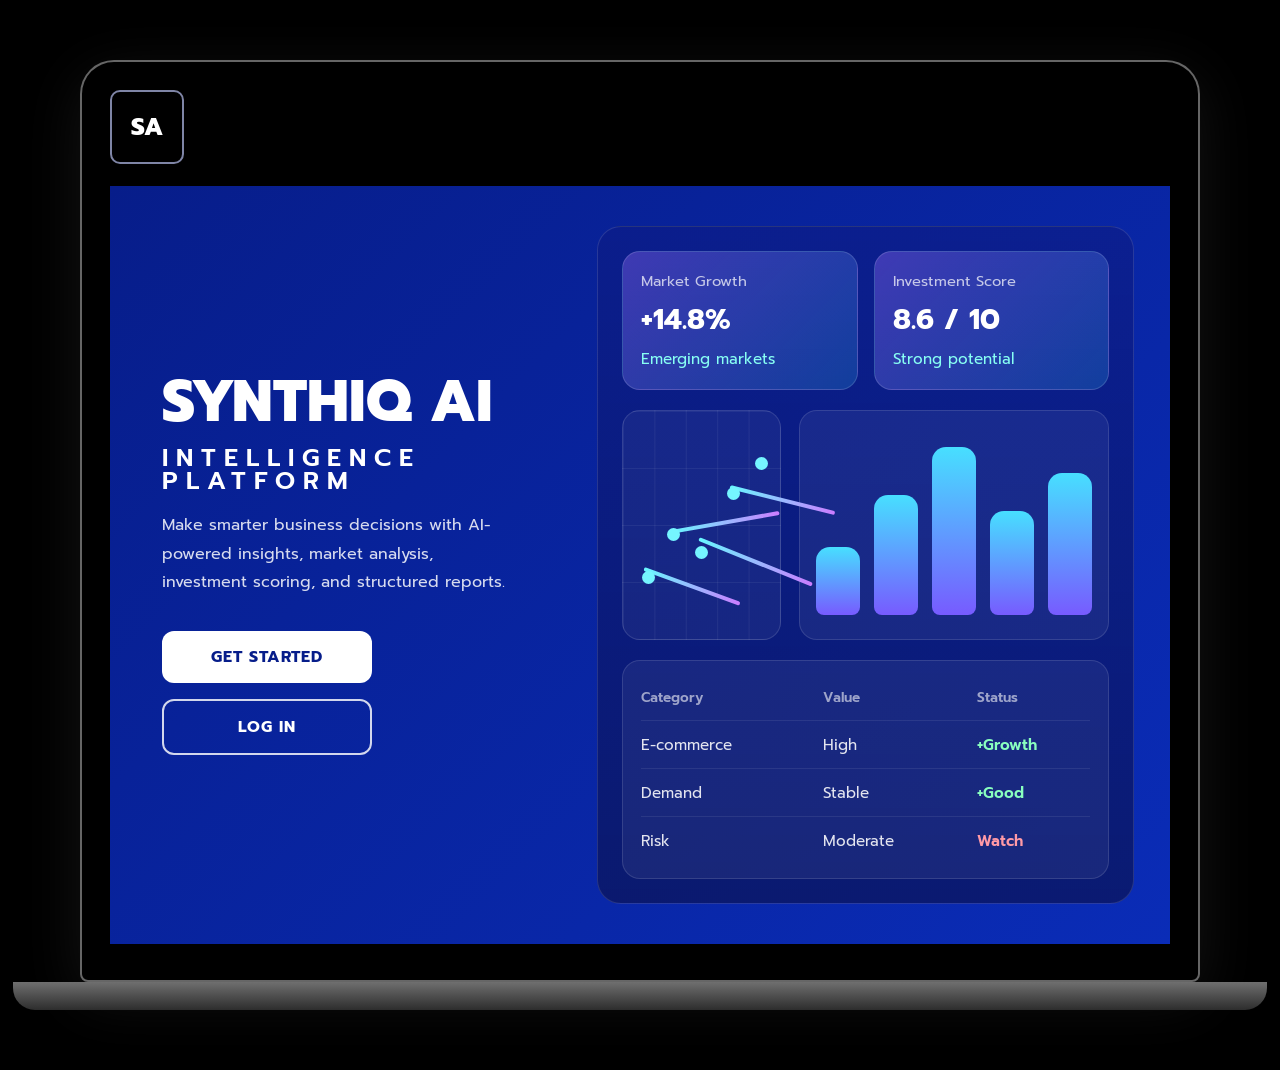
<file: Frontend/index.html>
<!DOCTYPE html>
<html lang="en">

<head>
  <meta charset="UTF-8" />
  <meta name="viewport" content="width=device-width, initial-scale=1.0" />
  <title>Synthiq AI</title>
  <link rel="stylesheet" href="style.css" />
</head>

<body>
  <section class="hero">
    <div class="laptop-frame">
      <div class="screen">
        <div class="brand-box">SA</div>

        <div class="content">
          <div class="left-side">
            <h1>
              SYNTHIQ AI
              <span>INTELLIGENCE PLATFORM</span>
            </h1>

            <p>
              Make smarter business decisions with AI-powered insights,
              market analysis, investment scoring, and structured reports.
            </p>

            <div class="buttons">
              <a href="dashboard.html" class="btn primary">GET STARTED</a>
              <a href="dashboard.html" class="btn secondary">LOG IN</a>
            </div>
          </div>

          <div class="right-side">
            <div class="dashboard">
              <div class="top-cards">
                <div class="stat-card">
                  <span class="label">Market Growth</span>
                  <strong>+14.8%</strong>
                  <small>Emerging markets</small>
                </div>

                <div class="stat-card">
                  <span class="label">Investment Score</span>
                  <strong>8.6 / 10</strong>
                  <small>Strong potential</small>
                </div>
              </div>

              <div class="graph-area">
                <div class="line-chart">
                  <span class="point p1"></span>
                  <span class="point p2"></span>
                  <span class="point p3"></span>
                  <span class="point p4"></span>
                  <span class="point p5"></span>
                  <div class="line one"></div>
                  <div class="line two"></div>
                  <div class="line three"></div>
                  <div class="line four"></div>
                </div>

                <div class="bar-chart">
                  <div class="bar b1"></div>
                  <div class="bar b2"></div>
                  <div class="bar b3"></div>
                  <div class="bar b4"></div>
                  <div class="bar b5"></div>
                </div>
              </div>

              <div class="bottom-table">
                <div class="table-row header">
                  <span>Category</span>
                  <span>Value</span>
                  <span>Status</span>
                </div>
                <div class="table-row">
                  <span>E-commerce</span>
                  <span>High</span>
                  <span class="up">+Growth</span>
                </div>
                <div class="table-row">
                  <span>Demand</span>
                  <span>Stable</span>
                  <span class="up">+Good</span>
                </div>
                <div class="table-row">
                  <span>Risk</span>
                  <span>Moderate</span>
                  <span class="down">Watch</span>
                </div>
              </div>
            </div>
          </div>
        </div>

      </div>
      <div class="laptop-base"></div>
    </div>
  </section>
</body>

</html>
</file>
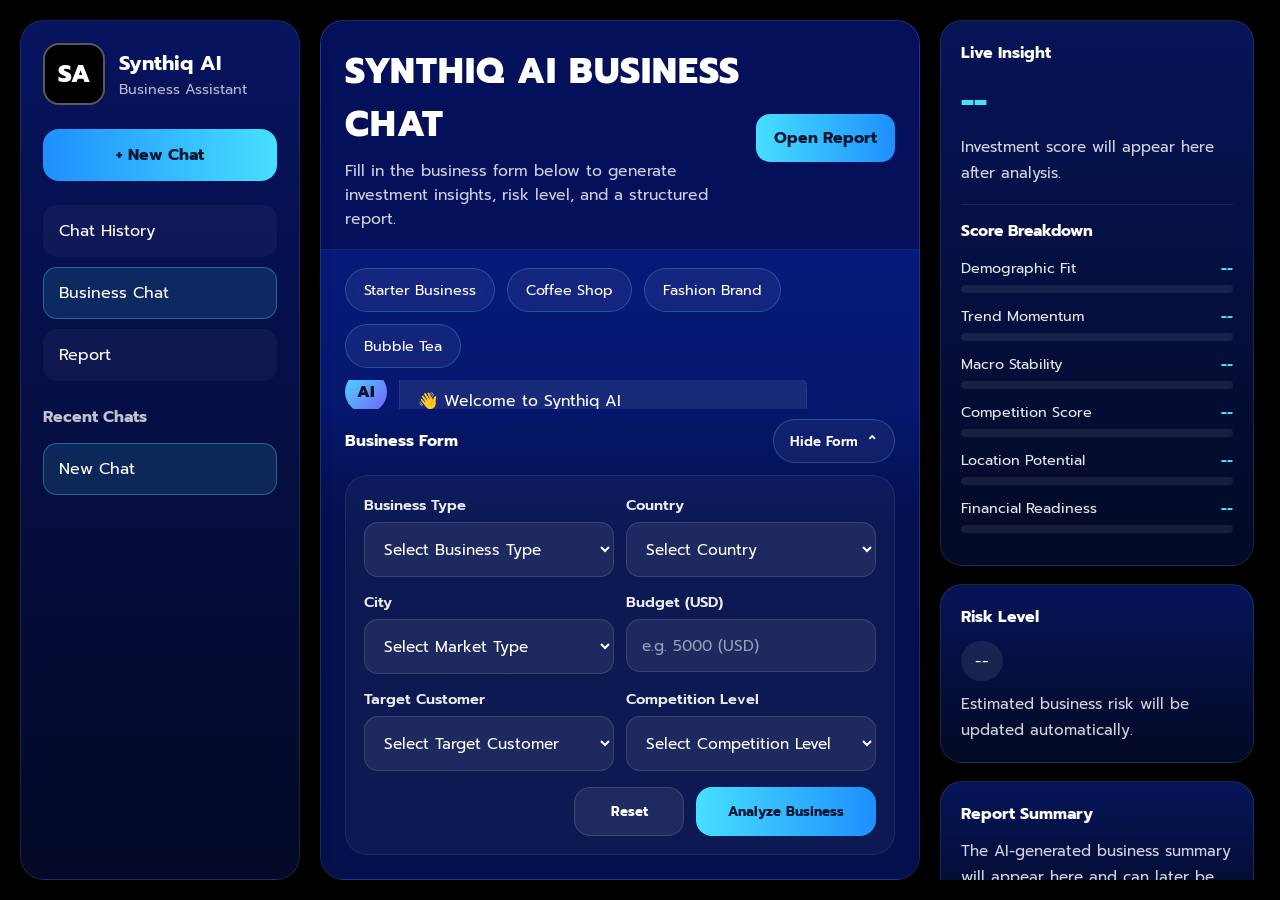
<file: Frontend/business-chat.html>
<!DOCTYPE html>
<html lang="en">

<head>
  <meta charset="UTF-8" />
  <meta name="viewport" content="width=device-width, initial-scale=1.0" />
  <title>Synthiq AI Business Chat</title>
  <link rel="stylesheet" href="business-chat.css" />
</head>

<body>
  <div class="app-layout">
    <aside class="sidebar">
      <div class="logo-wrap">
        <div class="logo-box">SA</div>
        <div class="logo-text">
          <h2>Synthiq AI</h2>
          <p>Business Assistant</p>
        </div>
      </div>

      <a href="#" class="new-chat-btn" id="newChatBtn">+ New Chat</a>

      <nav class="menu">
        <a href="dashboard.html" class="menu-item">Chat History</a>
        <a href="business-chat.html" class="menu-item active">Business Chat</a>
        <a href="report.html" class="menu-item">Report</a>
      </nav>

      <div class="recent-section">
        <h3>Recent Chats</h3>
        <div class="recent-list"></div>
      </div>
    </aside>

    <main class="chat-main">
      <header class="chat-header">
        <div>
          <h1>SYNTHIQ AI BUSINESS CHAT</h1>
          <p>Fill in the business form below to generate investment insights, risk level, and a structured report.</p>
        </div>
        <a href="report.html" class="report-link">Open Report</a>
      </header>

      <section class="quick-prompts">
        <button type="button" class="prompt-btn" data-fill="starter">Starter Business</button>
        <button type="button" class="prompt-btn" data-fill="coffee">Coffee Shop</button>
        <button type="button" class="prompt-btn" data-fill="fashion">Fashion Brand</button>
        <button type="button" class="prompt-btn" data-fill="bubble">Bubble Tea</button>
      </section>

      <section class="chat-area" id="chatArea"></section>

      <div class="form-shell" id="formShell">
        <div class="form-toolbar">
          <span class="form-title">Business Form</span>
          <button type="button" class="toggle-form-btn" id="toggleFormBtn">
            <span id="toggleFormText">Hide Form</span>
            <span class="toggle-arrow" id="toggleArrow">⌃</span>
          </button>
        </div>

        <div class="form-card" id="formCard">
          <form class="chat-input-area" id="chatForm">
            <div class="field-group">
              <label for="business_type">Business Type</label>
              <select id="business_type" required>
                <option value="">Select Business Type</option>
                <option value="coffee shop">Coffee Shop</option>
                <option value="restaurant">Restaurant</option>
                <option value="bubble tea">Bubble Tea</option>
                <option value="fashion">Fashion</option>
              </select>
            </div>

            <div class="field-group">
              <label for="country">Country</label>
              <select id="country" required>
                <option value="">Select Country</option>
                <option value="Thailand">Thailand</option>
                <option value="Vietnam">Vietnam</option>
                <option value="Indonesia">Indonesia</option>
                <option value="Singapore">Singapore</option>
              </select>
            </div>

            <div class="field-group">
              <label for="city">City</label>
              <select id="city" required>
                <option value="">Select Market Type</option>
                <option value="tier1">Tier 1 City (Major City)</option>
                <option value="tier2">Tier 2 City (Developing City)</option>
                <option value="tier3">Tier 3 City (Emerging Area)</option>
              </select>
            </div>

            <div class="field-group">
              <label for="budget">Budget (USD)</label>
              <input type="number" id="budget" placeholder="e.g. 5000 (USD)" required />
            </div>

            <div class="field-group">
              <label for="target_customer">Target Customer</label>
              <select id="target_customer" required>
                <option value="">Select Target Customer</option>
                <option value="students">Students</option>
                <option value="young professionals">Young Professionals</option>
                <option value="families">Families</option>
                <option value="tourists">Tourists</option>
              </select>
            </div>

            <div class="field-group">
              <label for="competitor_level">Competition Level</label>
              <select id="competitor_level" required>
                <option value="">Select Competition Level</option>
                <option value="low">Low Competition</option>
                <option value="medium">Medium Competition</option>
                <option value="high">High Competition</option>
              </select>
            </div>

            <div class="form-actions">
              <button type="button" class="secondary-btn" id="resetBtn">Reset</button>
              <button type="submit" class="primary-btn" id="analyzeBtn">Analyze Business</button>
            </div>
          </form>
        </div>
      </div>
    </main>

    <aside class="insight-panel">
      <div class="panel-card">
        <h3>Live Insight</h3>
        <div class="big-number" id="scoreValue">--</div>
        <p>Investment score will appear here after analysis.</p>

        <div class="score-breakdown" id="scoreBreakdown">
          <div class="breakdown-title">Score Breakdown</div>

          <div class="breakdown-item">
            <div class="breakdown-row">
              <span>Demographic Fit</span>
              <span id="demographicScore">--</span>
            </div>
            <div class="breakdown-bar">
              <div class="breakdown-fill" id="demographicBar" style="width: 0%"></div>
            </div>
          </div>

          <div class="breakdown-item">
            <div class="breakdown-row">
              <span>Trend Momentum</span>
              <span id="trendScore">--</span>
            </div>
            <div class="breakdown-bar">
              <div class="breakdown-fill" id="trendBar" style="width: 0%"></div>
            </div>
          </div>

          <div class="breakdown-item">
            <div class="breakdown-row">
              <span>Macro Stability</span>
              <span id="macroScore">--</span>
            </div>
            <div class="breakdown-bar">
              <div class="breakdown-fill mid" id="macroBar" style="width: 0%"></div>
            </div>
          </div>

          <div class="breakdown-item">
            <div class="breakdown-row">
              <span>Competition Score</span>
              <span id="competitionScore">--</span>
            </div>
            <div class="breakdown-bar">
              <div class="breakdown-fill low" id="competitionBar" style="width: 0%"></div>
            </div>
          </div>

          <div class="breakdown-item">
            <div class="breakdown-row">
              <span>Location Potential</span>
              <span id="locationScore">--</span>
            </div>
            <div class="breakdown-bar">
              <div class="breakdown-fill" id="locationBar" style="width: 0%"></div>
            </div>
          </div>

          <div class="breakdown-item">
            <div class="breakdown-row">
              <span>Financial Readiness</span>
              <span id="financialScore">--</span>
            </div>
            <div class="breakdown-bar">
              <div class="breakdown-fill" id="financialBar" style="width: 0%"></div>
            </div>
          </div>
        </div>
      </div>

      <div class="panel-card">
        <h3>Risk Level</h3>
        <div class="tag" id="riskValue">--</div>
        <p>Estimated business risk will be updated automatically.</p>
      </div>

      <div class="panel-card">
        <h3>Report Summary</h3>
        <p id="reportSummary">
          The AI-generated business summary will appear here and can later be expanded in the report page.
        </p>
      </div>
    </aside>
  </div>

  <script src="business-chat.js"></script>
</body>

</html>
</file>
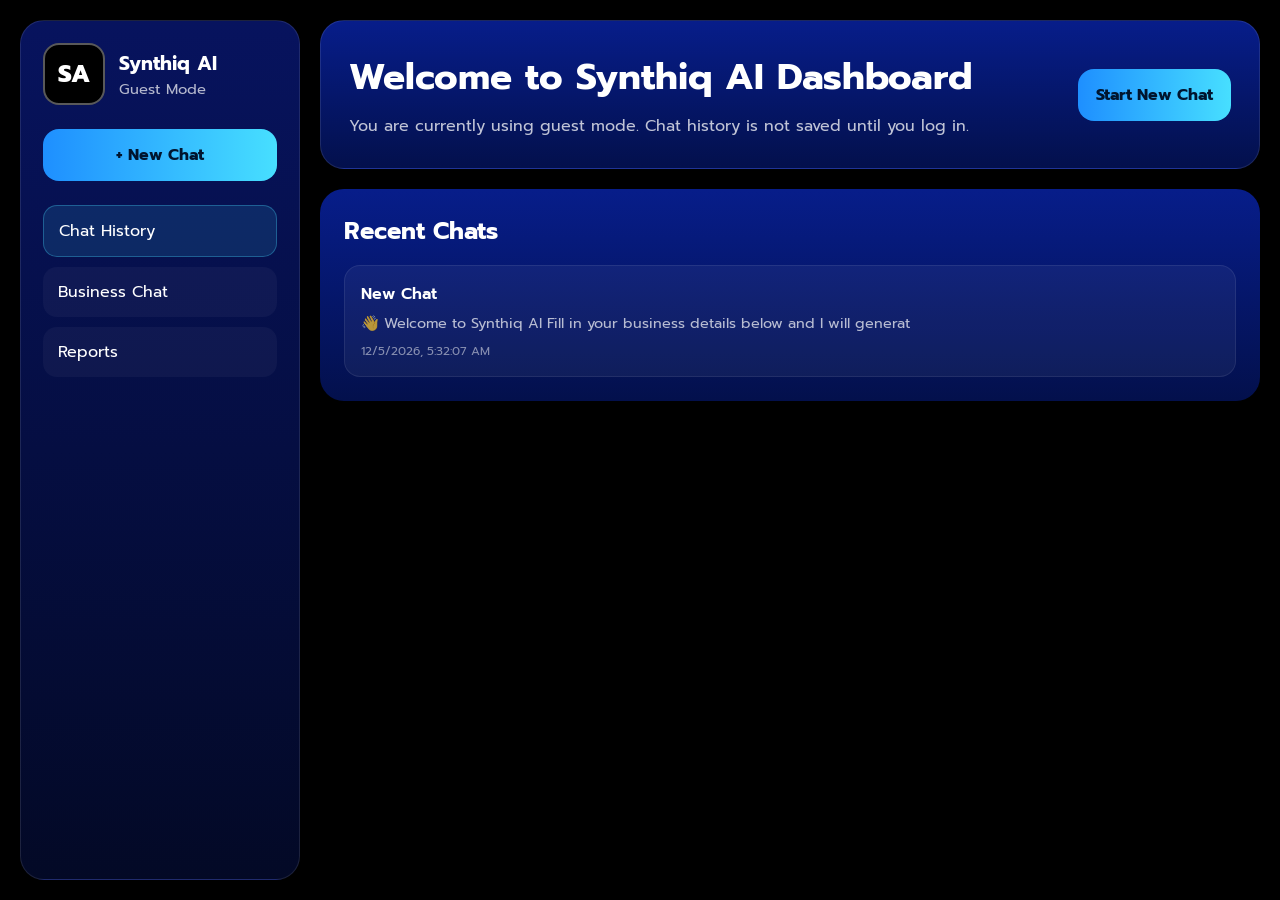
<file: Frontend/dashboard.html>
<!DOCTYPE html>
<html lang="en">

<head>
  <meta charset="UTF-8" />
  <meta name="viewport" content="width=device-width, initial-scale=1.0" />
  <title>Synthiq AI Dashboard</title>
  <link rel="stylesheet" href="dashboard.css" />
  <link rel="preconnect" href="https://fonts.googleapis.com">
  <link rel="preconnect" href="https://fonts.gstatic.com" crossorigin>
  <link href="https://fonts.googleapis.com/css2?family=Prompt:wght@400;500;600;700;800&display=swap" rel="stylesheet">
</head>

<body>
  <div class="dashboard-layout">
    <aside class="sidebar">
      <div class="logo-wrap">
        <div class="logo-box">SA</div>
        <div>
          <h2>Synthiq AI</h2>
          <p>Guest Mode</p>
        </div>
      </div>

      <a href="business-chat.html" class="new-chat-btn">+ New Chat</a>

      <nav class="menu">
        <a href="#" class="menu-item active">Chat History</a>
        <a href="business-chat.html" class="menu-item">Business Chat</a>
        <a href="report.html" class="menu-item">Reports</a>
      </nav>
    </aside>

    <main class="main-content">
      <div class="header-card">
        <div>
          <h1>Welcome to Synthiq AI Dashboard</h1>
          <p>You are currently using guest mode. Chat history is not saved until you log in.</p>
        </div>
        <a href="business-chat.html" class="header-btn">Start New Chat</a>
      </div>

      <section class="history-card-wrapper">
        <h2 style="margin-bottom:16px;">Recent Chats</h2>

        <div id="chatHistoryList"></div>

        <div id="emptyState" class="empty-history-card" style="display:none;">
          <div class="empty-icon">💬</div>
          <h2>No Chat History Yet</h2>
          <p>
            Start a new conversation to analyze business ideas, markets, risks, and investment opportunities.
          </p>
          <a href="business-chat.html" class="primary-btn">NEW CHAT</a>
        </div>
      </section>

      <script src="dashboard.js"></script>
    </main>
  </div>
</body>

</html>
</file>
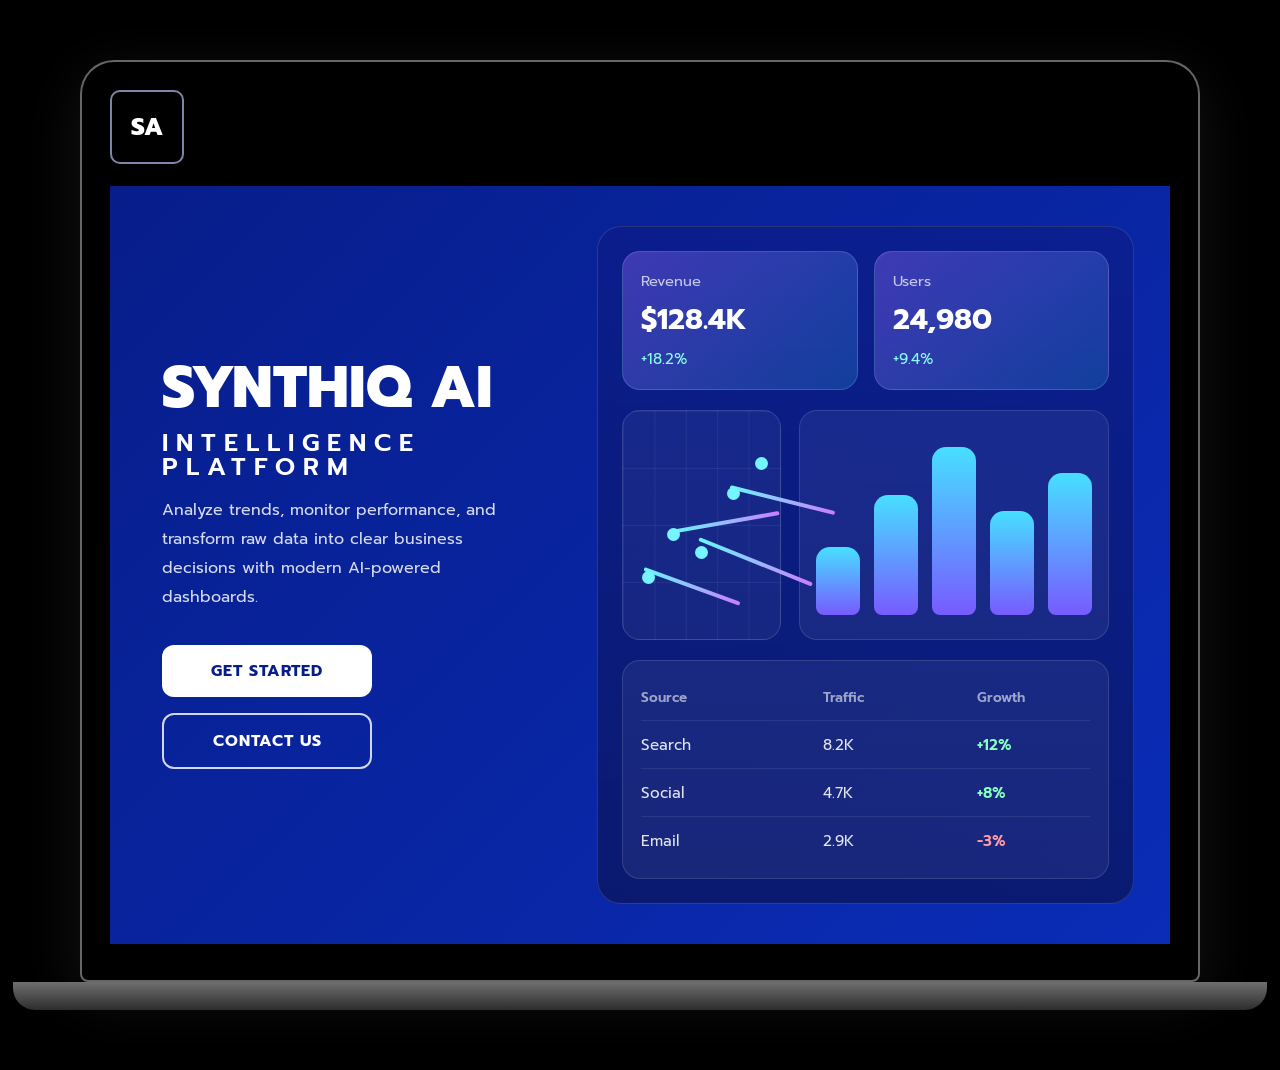
<file: Frontend/logo.html>
<!DOCTYPE html>
<html lang="en">
<head>
  <meta charset="UTF-8" />
  <meta name="viewport" content="width=device-width, initial-scale=1.0" />
  <title>Synthiq AI</title>
  <link rel="stylesheet" href="style.css" />
</head>
<body>
  <section class="hero">

    <div class="laptop-frame">
      <div class="screen">
        <div class="brand-box">SA</div>

        <div class="content">
          <div class="left-side">
            <h1>
              SYNTHIQ AI
              <span>INTELLIGENCE PLATFORM</span>
            </h1>

            <p>
              Analyze trends, monitor performance, and transform raw data
              into clear business decisions with modern AI-powered dashboards.
            </p>

            <div class="buttons">
              <a href="main.html" class="btn primary">GET STARTED</a>
              <a href="#" class="btn secondary">CONTACT US</a>
            </div>
          </div>

          <div class="right-side">
            <div class="dashboard">
              <div class="top-cards">
                <div class="stat-card">
                  <span class="label">Revenue</span>
                  <strong>$128.4K</strong>
                  <small>+18.2%</small>
                </div>

                <div class="stat-card">
                  <span class="label">Users</span>
                  <strong>24,980</strong>
                  <small>+9.4%</small>
                </div>
              </div>

              <div class="graph-area">
                <div class="line-chart">
                  <span class="point p1"></span>
                  <span class="point p2"></span>
                  <span class="point p3"></span>
                  <span class="point p4"></span>
                  <span class="point p5"></span>
                  <div class="line one"></div>
                  <div class="line two"></div>
                  <div class="line three"></div>
                  <div class="line four"></div>
                </div>

                <div class="bar-chart">
                  <div class="bar b1"></div>
                  <div class="bar b2"></div>
                  <div class="bar b3"></div>
                  <div class="bar b4"></div>
                  <div class="bar b5"></div>
                </div>
              </div>

              <div class="bottom-table">
                <div class="table-row header">
                  <span>Source</span>
                  <span>Traffic</span>
                  <span>Growth</span>
                </div>
                <div class="table-row">
                  <span>Search</span>
                  <span>8.2K</span>
                  <span class="up">+12%</span>
                </div>
                <div class="table-row">
                  <span>Social</span>
                  <span>4.7K</span>
                  <span class="up">+8%</span>
                </div>
                <div class="table-row">
                  <span>Email</span>
                  <span>2.9K</span>
                  <span class="down">-3%</span>
                </div>
              </div>
            </div>
          </div>
        </div>

        <div class="glow-orb"></div>
      </div>

      <div class="laptop-base"></div>
    </div>
  </section>
</body>
</html>
</file>
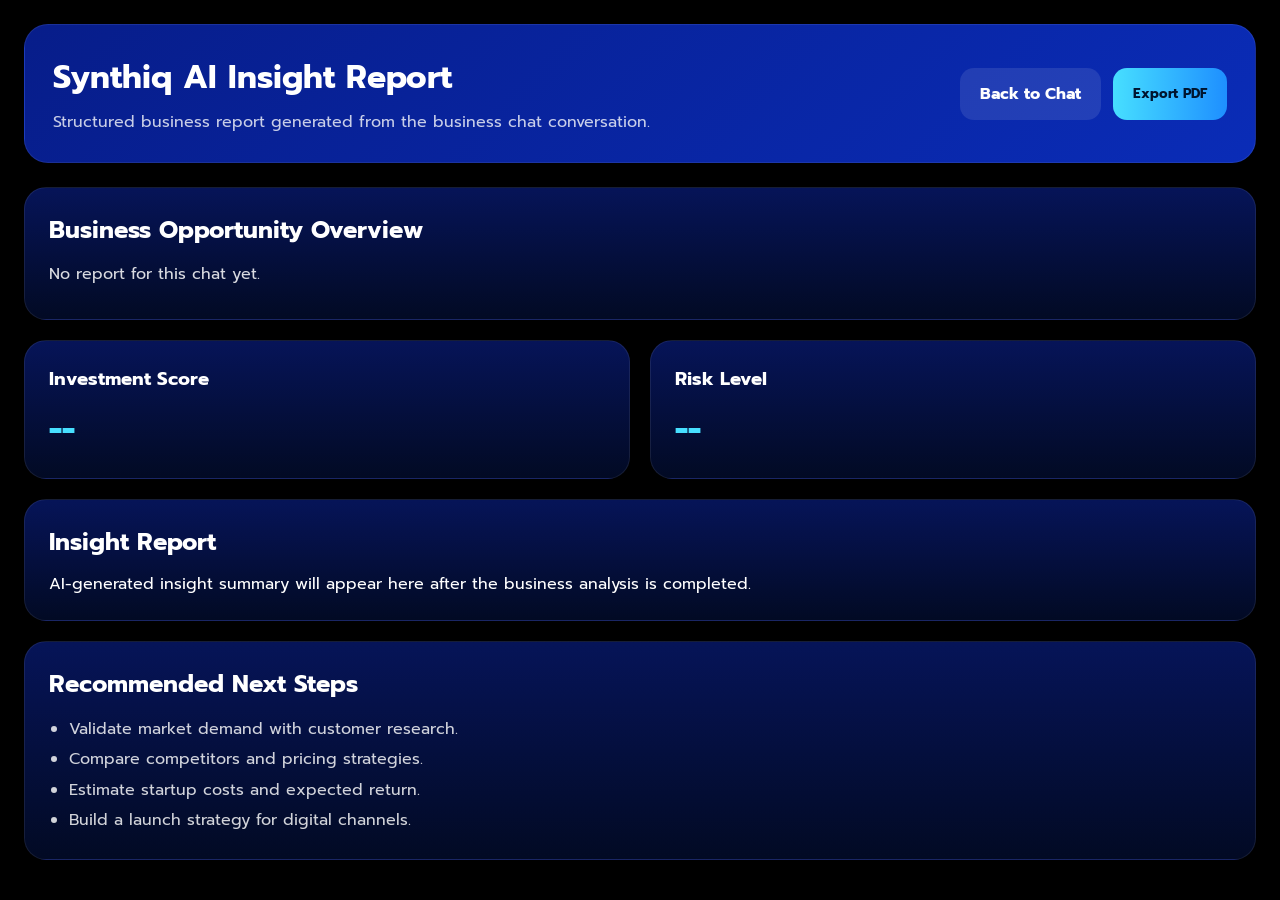
<file: Frontend/report.html>
<!DOCTYPE html>
<html lang="en">

<head>
  <meta charset="UTF-8" />
  <meta name="viewport" content="width=device-width, initial-scale=1.0" />
  <title>Synthiq AI Report</title>
  <link rel="stylesheet" href="report.css" />
</head>

<body>
  <div class="report-page">
    <header class="report-header">
      <div>
        <h1>Synthiq AI Insight Report</h1>
        <p>Structured business report generated from the business chat conversation.</p>
      </div>
      <div class="header-actions">
        <a href="business-chat.html" class="back-btn">Back to Chat</a>
        <button class="pdf-btn" onclick="window.print()">Export PDF</button>
      </div>
    </header>

    <main class="report-container">
      <section class="report-card">
        <h2>Business Opportunity Overview</h2>
        <div id="overviewText">
          No generated data yet. Start a conversation in Business Chat to generate a business opportunity report.
        </div>
      </section>

      <section class="grid-section">
        <div class="report-card">
          <h3>Investment Score</h3>
          <div class="score-box" id="reportScore">--</div>
        </div>

        <div class="report-card">
          <h3>Risk Level</h3>
          <div class="risk-box" id="reportRisk">--</div>
        </div>
      </section>

      <section class="report-card">
        <h2>Insight Report</h2>
        <div id="insightText">
          AI-generated insight summary will appear here after the business analysis is completed.
        </div>
      </section>

      <section class="report-card">
        <h2>Recommended Next Steps</h2>
        <ul>
          <li>Validate market demand with customer research.</li>
          <li>Compare competitors and pricing strategies.</li>
          <li>Estimate startup costs and expected return.</li>
          <li>Build a launch strategy for digital channels.</li>
        </ul>
      </section>
    </main>
  </div>

  <script>
    function formatReportMessage(text) {
      if (!text) {
        return '<div class="report-line">No generated data yet.</div>';
      }

      let clean = String(text)
        .replace(/^\s*\{\s*/, "")
        .replace(/\s*\}\s*$/, "")
        .replace(/^"message"\s*:\s*/, "")
        .replace(/\\"/g, '"')
        .replace(/\\n/g, "\n")
        .replace(/\r\n/g, "\n")
        .trim();

      const lines = clean
        .split("\n")
        .map(line => line.trim())
        .filter(Boolean);

      let html = "";

      lines.forEach((line) => {
        if (line.startsWith("📊 Investment Score:")) {
          html += `<div class="report-section-title">📊 Investment Score</div>`;
          html += `<div class="report-line">${line.replace("📊 Investment Score:", "").trim()}</div>`;
        } else if (line.startsWith("💡 Overview:")) {
          html += `<div class="report-section-title">💡 Overview</div>`;
        } else if (line.startsWith("✅ Strengths:")) {
          html += `<div class="report-section-title">✅ Strengths</div>`;
        } else if (line.startsWith("⚠ Risks:") || line.startsWith("△ Risks:")) {
          html += `<div class="report-section-title">⚠ Risks</div>`;
        } else if (line.startsWith("🚀 Recommendations:")) {
          html += `<div class="report-section-title">🚀 Recommendations</div>`;
        } else if (line.startsWith("-")) {
          html += `<div class="report-bullet">• ${line.substring(1).trim()}</div>`;
        } else {
          html += `<div class="report-line">${line}</div>`;
        }
      });

      return html || '<div class="report-line">No generated data yet.</div>';
    }

    function formatSummaryText(text) {
      if (!text) {
        return "AI-generated insight summary will appear here after the business analysis is completed.";
      }
      return String(text).replace(/\\"/g, '"').trim();
    }

    function getChats() {
      return JSON.parse(localStorage.getItem("synthiq_chat_sessions")) || [];
    }

    function getCurrentChatId() {
      return localStorage.getItem("synthiq_current_chat_id");
    }

    const chats = getChats();
    const currentId = getCurrentChatId();
    const chat = chats.find(c => c.id === currentId);

    const data = chat?.report || null;

    if (data) {
      document.getElementById("overviewText").innerHTML = formatReportMessage(data.message);
      document.getElementById("reportScore").textContent = data.score ?? "--";
      document.getElementById("reportRisk").textContent = data.risk ?? "--";
      document.getElementById("insightText").textContent = formatSummaryText(data.summary);
    } else {
      document.getElementById("overviewText").innerHTML =
        '<div class="report-line">No report for this chat yet.</div>';
    }
  </script>
</body>

</html>
</file>
<file: Frontend/style.css>
@import url('https://fonts.googleapis.com/css2?family=Prompt:wght@400;500;600;700;800&display=swap');

* {
  box-sizing: border-box;
  margin: 0;
  padding: 0;
}

body {
  font-family: 'Prompt', sans-serif;
  background: #000;
  color: #fff;
  overflow-x: hidden;
}

.hero {
  min-height: 100vh;
  background: #000;
  display: flex;
  justify-content: center;
  align-items: center;
  padding: 60px 20px;
}

.laptop-frame {
  width: min(1120px, 100%);
  position: relative;
}

.screen {
  width: 100%;
  background: #000;
  border: 2px solid rgba(255, 255, 255, 0.4);
  border-radius: 34px 34px 8px 8px;
  padding: 28px 28px 36px;
  box-shadow: 0 15px 60px rgba(255, 255, 255, 0.08);
}

.brand-box {
  width: 74px;
  height: 74px;
  border: 2px solid rgba(196, 205, 255, 0.65);
  display: grid;
  place-items: center;
  font-size: 1.5rem;
  font-weight: 800;
  border-radius: 10px;
  margin-bottom: 22px;
}

.content {
  background: linear-gradient(135deg, #071d8a 0%, #0a2cb7 100%);
  min-height: 590px;
  display: grid;
  grid-template-columns: 1fr 1.35fr;
}

.left-side {
  padding: 70px 52px;
  display: flex;
  flex-direction: column;
  justify-content: center;
}

.left-side h1 {
  font-size: clamp(2.6rem, 4.5vw, 4.3rem);
  line-height: 0.95;
  font-weight: 800;
  margin-bottom: 18px;
}

.left-side h1 span {
  display: block;
  font-size: clamp(1rem, 2vw, 1.55rem);
  letter-spacing: 8px;
  margin-top: 16px;
  font-weight: 600;
}

.left-side p {
  max-width: 420px;
  font-size: 1rem;
  line-height: 1.8;
  color: rgba(255, 255, 255, 0.84);
  margin-bottom: 34px;
}

.buttons {
  display: flex;
  flex-direction: column;
  gap: 16px;
  width: fit-content;
}

.btn {
  min-width: 210px;
  text-align: center;
  text-decoration: none;
  border-radius: 12px;
  padding: 14px 24px;
  font-weight: 700;
  font-size: 1rem;
  letter-spacing: 1px;
  transition: 0.25s ease;
}

.primary {
  background: #ffffff;
  color: #071d8a;
}

.secondary {
  background: transparent;
  color: #ffffff;
  border: 2px solid rgba(255, 255, 255, 0.82);
}

.btn:hover {
  transform: translateY(-2px);
}

.right-side {
  padding: 40px 36px;
  display: flex;
  align-items: center;
  justify-content: center;
}

.dashboard {
  width: 100%;
  max-width: 640px;
  border-radius: 24px;
  background: linear-gradient(180deg, rgba(13, 28, 134, 0.65), rgba(11, 21, 92, 0.75));
  border: 1px solid rgba(255, 255, 255, 0.12);
  padding: 24px;
}

.top-cards {
  display: grid;
  grid-template-columns: repeat(2, 1fr);
  gap: 16px;
  margin-bottom: 20px;
}

.stat-card {
  background: linear-gradient(135deg, rgba(161, 112, 255, 0.35), rgba(51, 212, 255, 0.18));
  border: 1px solid rgba(255, 255, 255, 0.14);
  border-radius: 18px;
  padding: 18px;
}

.stat-card .label {
  display: block;
  color: rgba(255, 255, 255, 0.72);
  font-size: 0.92rem;
  margin-bottom: 6px;
}

.stat-card strong {
  display: block;
  font-size: 1.8rem;
  font-weight: 700;
  margin-bottom: 6px;
}

.stat-card small {
  color: #88fff3;
  font-size: 0.95rem;
}

.graph-area {
  display: grid;
  grid-template-columns: 1.35fr 0.8fr;
  gap: 18px;
  margin-bottom: 20px;
}

.line-chart,
.bar-chart,
.bottom-table {
  background: rgba(255, 255, 255, 0.06);
  border: 1px solid rgba(255, 255, 255, 0.12);
  border-radius: 18px;
}

.line-chart {
  min-height: 230px;
  position: relative;
  background:
    linear-gradient(rgba(255, 255, 255, 0.06) 1px, transparent 1px),
    linear-gradient(90deg, rgba(255, 255, 255, 0.06) 1px, transparent 1px),
    rgba(255, 255, 255, 0.05);
  background-size: 100% 25%, 20% 100%, auto;
}

.point {
  position: absolute;
  width: 13px;
  height: 13px;
  border-radius: 50%;
  background: #75f5ff;
  z-index: 2;
}

.p1 {
  left: 12%;
  bottom: 24%;
}

.p2 {
  left: 28%;
  bottom: 43%;
}

.p3 {
  left: 46%;
  bottom: 35%;
}

.p4 {
  left: 66%;
  bottom: 61%;
}

.p5 {
  left: 84%;
  bottom: 74%;
}

.line {
  position: absolute;
  height: 4px;
  background: linear-gradient(90deg, #67f8ff, #cb7cff);
  border-radius: 999px;
  transform-origin: left center;
}

.one {
  width: 102px;
  left: 13.5%;
  bottom: 30%;
  transform: rotate(20deg);
}

.two {
  width: 110px;
  left: 30.5%;
  bottom: 46%;
  transform: rotate(-10deg);
}

.three {
  width: 122px;
  left: 48.5%;
  bottom: 43%;
  transform: rotate(22deg);
}

.four {
  width: 108px;
  left: 68%;
  bottom: 66%;
  transform: rotate(14deg);
}

.bar-chart {
  min-height: 230px;
  display: flex;
  align-items: flex-end;
  justify-content: center;
  gap: 14px;
  padding: 24px 16px;
}

.bar {
  width: 44px;
  border-radius: 14px 14px 8px 8px;
  background: linear-gradient(180deg, #47dfff, #775bff);
}

.b1 {
  height: 68px;
}

.b2 {
  height: 120px;
}

.b3 {
  height: 168px;
}

.b4 {
  height: 104px;
}

.b5 {
  height: 142px;
}

.bottom-table {
  padding: 14px 18px;
}

.table-row {
  display: grid;
  grid-template-columns: 1.2fr 1fr 0.8fr;
  gap: 12px;
  padding: 12px 0;
  border-bottom: 1px solid rgba(255, 255, 255, 0.08);
  color: rgba(255, 255, 255, 0.88);
  font-size: 0.95rem;
}

.table-row:last-child {
  border-bottom: none;
}

.table-row.header {
  color: rgba(255, 255, 255, 0.58);
  font-size: 0.85rem;
  font-weight: 600;
}

.up {
  color: #89ffbf;
  font-weight: 600;
}

.down {
  color: #ff9aa6;
  font-weight: 600;
}

.laptop-base {
  width: 112%;
  height: 28px;
  background: linear-gradient(180deg, #6f6f6f 0%, #2d2d2d 100%);
  margin-left: -6%;
  border-radius: 0 0 22px 22px;
}

@media (max-width: 1100px) {
  .content {
    grid-template-columns: 1fr;
  }
}

@media (max-width: 768px) {
  .hero {
    padding: 32px 14px 50px;
  }

  .screen {
    padding: 16px 16px 24px;
    border-radius: 24px 24px 8px 8px;
  }

  .brand-box {
    width: 58px;
    height: 58px;
    font-size: 1.1rem;
    margin-bottom: 16px;
  }

  .left-side,
  .right-side {
    padding: 28px 22px;
  }

  .graph-area,
  .top-cards {
    grid-template-columns: 1fr;
  }

  .buttons {
    width: 100%;
  }

  .btn {
    min-width: 100%;
  }

  .laptop-base {
    width: 100%;
    margin-left: 0;
  }
}
</file>
<file: Frontend/business-chat.css>
@import url('https://fonts.googleapis.com/css2?family=Prompt:wght@400;500;600;700;800&display=swap');

* {
  margin: 0;
  padding: 0;
  box-sizing: border-box;
}

:root {
  --bg-main: #000000;
  --panel-dark: linear-gradient(180deg, #07135e 0%, #030926 100%);
  --panel-mid: linear-gradient(180deg, #071d8a 0%, #03104c 100%);
  --panel-light: linear-gradient(180deg, #061458 0%, #020a24 100%);
  --primary: #47dfff;
  --secondary: #1e8fff;
  --accent: #775bff;
  --text: #ffffff;
  --text-soft: rgba(255, 255, 255, 0.75);
  --border: rgba(255, 255, 255, 0.1);
  --shadow-soft: 0 14px 30px rgba(0, 0, 0, 0.28);
}

html,
body {
  height: 100%;
}

body {
  font-family: 'Prompt', sans-serif;
  background: var(--bg-main);
  color: var(--text);
  overflow: hidden;
}

.app-layout {
  height: 100vh;
  display: grid;
  grid-template-columns: 280px minmax(0, 1fr) 320px;
  gap: 20px;
  padding: 20px;
  background: #000;
  overflow: hidden;
}

/* SIDEBAR */
.sidebar {
  position: sticky;
  top: 20px;
  align-self: start;
  height: calc(100vh - 40px);
  overflow-y: auto;
  background: var(--panel-dark);
  border: 1px solid var(--border);
  border-radius: 24px;
  padding: 22px;
  display: flex;
  flex-direction: column;
  gap: 24px;
  box-shadow: var(--shadow-soft);
}

.sidebar::-webkit-scrollbar {
  width: 8px;
}

.sidebar::-webkit-scrollbar-track {
  background: transparent;
}

.sidebar::-webkit-scrollbar-thumb {
  background: linear-gradient(180deg, rgba(71, 223, 255, 0.55), rgba(30, 143, 255, 0.4));
  border-radius: 999px;
}

.logo-wrap {
  display: flex;
  align-items: center;
  gap: 14px;
}

.logo-box {
  width: 62px;
  height: 62px;
  border-radius: 16px;
  display: flex;
  align-items: center;
  justify-content: center;
  font-size: 1.5rem;
  font-weight: 800;
  background: #000000;
  border: 2px solid rgba(255, 255, 255, 0.35);
  flex-shrink: 0;
}

.logo-text h2 {
  font-size: 1.25rem;
  font-weight: 700;
}

.logo-text p {
  font-size: 0.9rem;
  color: rgba(255, 255, 255, 0.7);
}

.new-chat-btn {
  display: block;
  text-decoration: none;
  text-align: center;
  padding: 14px 16px;
  border-radius: 16px;
  background: linear-gradient(90deg, var(--secondary), var(--primary));
  color: #00152f;
  font-weight: 700;
  transition: 0.2s ease;
}

.new-chat-btn:hover {
  transform: translateY(-1px);
  box-shadow: 0 10px 22px rgba(71, 223, 255, 0.22);
}

.menu {
  display: flex;
  flex-direction: column;
  gap: 10px;
}

.menu-item {
  display: block;
  text-decoration: none;
  color: #ffffff;
  padding: 13px 15px;
  border-radius: 14px;
  background: rgba(255, 255, 255, 0.04);
  border: 1px solid transparent;
  transition: 0.2s ease;
}

.menu-item:hover,
.menu-item.active {
  background: rgba(71, 223, 255, 0.12);
  border: 1px solid rgba(71, 223, 255, 0.35);
}

.recent-section {
  flex: 1;
  min-height: 0;
}

.recent-section h3 {
  margin-bottom: 14px;
  font-size: 1rem;
  color: rgba(255, 255, 255, 0.75);
}

.recent-list {
  display: flex;
  flex-direction: column;
  gap: 10px;
}

.recent-item {
  white-space: nowrap;
  overflow: hidden;
  text-overflow: ellipsis;
}

.disabled {
  opacity: 0.75;
}

/* MAIN CHAT */
.chat-main {
  background: var(--panel-mid);
  border: 1px solid var(--border);
  border-radius: 24px;
  display: flex;
  flex-direction: column;
  height: calc(100vh - 40px);
  overflow: hidden;
  padding: 0;
  box-shadow: var(--shadow-soft);
}

.chat-header {
  flex-shrink: 0;
  padding: 24px 24px 18px;
  border-bottom: 1px solid rgba(255, 255, 255, 0.08);
  display: flex;
  justify-content: space-between;
  gap: 16px;
  align-items: center;
  background: rgba(5, 16, 89, 0.96);
}

.chat-header h1 {
  font-size: clamp(1.4rem, 3vw, 2.2rem);
  font-weight: 800;
  letter-spacing: 1px;
}

.chat-header p {
  margin-top: 8px;
  color: rgba(255, 255, 255, 0.8);
  font-size: 0.98rem;
}

.report-link {
  text-decoration: none;
  color: #00152f;
  font-weight: 700;
  background: linear-gradient(90deg, var(--primary), var(--secondary));
  padding: 12px 18px;
  border-radius: 14px;
  white-space: nowrap;
  transition: 0.2s ease;
}

.report-link:hover {
  transform: translateY(-1px);
  box-shadow: 0 10px 22px rgba(71, 223, 255, 0.22);
}

.quick-prompts {
  flex-shrink: 0;
  display: flex;
  flex-wrap: wrap;
  gap: 12px;
  padding: 18px 24px 12px;
}

.prompt-btn {
  border: 1px solid rgba(71, 223, 255, 0.25);
  background: rgba(255, 255, 255, 0.06);
  color: #fff;
  padding: 10px 18px;
  border-radius: 999px;
  font-family: inherit;
  font-size: 0.9rem;
  cursor: pointer;
  transition: all 0.25s ease;
  backdrop-filter: blur(6px);
}

.prompt-btn:hover {
  background: linear-gradient(90deg, #47dfff, #775bff);
  color: #00152f;
  transform: translateY(-2px);
  box-shadow: 0 10px 20px rgba(71, 223, 255, 0.25);
}

.prompt-btn.active {
  background: linear-gradient(90deg, #47dfff, #1e8fff);
  color: #00152f;
  font-weight: 600;
}

.chat-area {
  flex: 1;
  min-height: 0;
  overflow-y: auto;
  padding: 6px 24px 14px;
  display: flex;
  flex-direction: column;
  gap: 14px;
}

.chat-area::-webkit-scrollbar {
  width: 8px;
}

.chat-area::-webkit-scrollbar-track {
  background: rgba(255, 255, 255, 0.05);
  border-radius: 999px;
}

.chat-area::-webkit-scrollbar-thumb {
  background: linear-gradient(180deg, #47dfff, #775bff);
  border-radius: 999px;
}

.message {
  display: flex;
  gap: 12px;
  align-items: flex-start;
  max-width: 84%;
}

.message.user {
  justify-content: flex-end;
  max-width: 100%;
}

.message.user .bubble {
  display: flex;
  align-items: flex-start;
  gap: 10px;
  background: linear-gradient(135deg, #4facfe, #00f2fe);
  color: #00152f;
  padding: 12px 14px;
  border-radius: 16px;
  max-width: 72%;
  line-height: 1.45;
  word-break: break-word;
  box-shadow: 0 10px 24px rgba(0, 0, 0, 0.18);
}

.user-emoji {
  font-size: 1.15rem;
  line-height: 1;
  flex-shrink: 0;
  margin-top: 2px;
}

.user-text {
  flex: 1;
  white-space: normal;
}

.user-line {
  display: block;
  margin-bottom: 4px;
}

.user-line:last-child {
  margin-bottom: 0;
}

.user-label {
  font-weight: 700;
  margin-right: 6px;
  color: #003049;
}

.avatar {
  min-width: 42px;
  width: 42px;
  height: 42px;
  border-radius: 50%;
  background: linear-gradient(135deg, var(--primary), var(--accent));
  color: #00152f;
  font-weight: 800;
  display: flex;
  align-items: center;
  justify-content: center;
}

.bubble {
  padding: 16px 18px;
  border-radius: 18px;
  line-height: 1.75;
  font-size: 0.98rem;
  word-break: break-word;
}

.message.ai .bubble {
  background: rgba(255, 255, 255, 0.08);
  border: 1px solid rgba(255, 255, 255, 0.08);
  color: #ffffff;
  border-top-left-radius: 6px;
}

.form-shell {
  flex-shrink: 0;
  padding: 0 24px 24px;
  background: linear-gradient(180deg, rgba(3, 16, 76, 0) 0%, rgba(3, 16, 76, 0.92) 25%, rgba(3, 16, 76, 1) 100%);
}

.form-toolbar {
  display: flex;
  justify-content: space-between;
  align-items: center;
  gap: 12px;
  margin-bottom: 12px;
  padding-top: 10px;
}

.form-title {
  font-size: 1rem;
  font-weight: 700;
  color: #fff;
}

.toggle-form-btn {
  border: 1px solid rgba(71, 223, 255, 0.25);
  background: rgba(255, 255, 255, 0.05);
  color: #fff;
  border-radius: 999px;
  padding: 10px 16px;
  font-family: inherit;
  font-weight: 600;
  cursor: pointer;
  display: inline-flex;
  align-items: center;
  gap: 8px;
  transition: all 0.25s ease;
}

.toggle-form-btn:hover {
  background: linear-gradient(90deg, #47dfff, #775bff);
  color: #00152f;
  box-shadow: 0 10px 20px rgba(71, 223, 255, 0.25);
}

.toggle-arrow {
  display: inline-block;
  font-size: 0.9rem;
  transition: transform 0.3s ease;
}

.form-card {
  background: rgba(255, 255, 255, 0.04);
  border: 1px solid rgba(255, 255, 255, 0.08);
  border-radius: 22px;
  padding: 18px;
  overflow: hidden;
  max-height: 1000px;
  opacity: 1;
  transition: max-height 0.35s ease, opacity 0.25s ease, padding 0.25s ease, margin 0.25s ease;
}

.form-shell.collapsed .form-card {
  max-height: 0;
  opacity: 0;
  padding-top: 0;
  padding-bottom: 0;
  margin-top: 0;
  border-width: 0;
}

.form-shell.collapsed .toggle-arrow {
  transform: rotate(180deg);
}

.chat-input-area {
  display: grid;
  grid-template-columns: repeat(2, minmax(0, 1fr));
  gap: 14px 12px;
}

.field-group {
  display: flex;
  flex-direction: column;
  gap: 6px;
}

.field-group label {
  font-size: 0.92rem;
  font-weight: 600;
  color: rgba(255, 255, 255, 0.92);
}

.chat-input-area input,
.chat-input-area select {
  width: 100%;
  padding: 14px 15px;
  border-radius: 14px;
  border: 1px solid rgba(255, 255, 255, 0.12);
  background: rgba(255, 255, 255, 0.07);
  color: #ffffff;
  font-family: inherit;
  font-size: 0.96rem;
  outline: none;
  transition: 0.2s ease;
}

.chat-input-area input:focus,
.chat-input-area select:focus {
  border-color: rgba(71, 223, 255, 0.55);
  box-shadow: 0 0 0 3px rgba(71, 223, 255, 0.14);
}

.chat-input-area input::placeholder {
  color: rgba(255, 255, 255, 0.55);
}

.chat-input-area option {
  color: #111;
}

.chat-input-area select option {
  background-color: #1d2242;
  color: #ffffff;
}

.chat-input-area select option:hover {
  background-color: #2b445e;
}

.chat-input-area select option:checked {
  background-color: #ffffff;
  color: #00152f;
}

.form-actions {
  grid-column: 1 / -1;
  display: flex;
  justify-content: flex-end;
  gap: 12px;
  margin-top: 2px;
}

.primary-btn,
.secondary-btn {
  border: none;
  border-radius: 16px;
  padding: 13px 18px;
  font-family: inherit;
  font-weight: 700;
  cursor: pointer;
  transition: 0.2s ease;
}

.primary-btn {
  min-width: 180px;
  background: linear-gradient(90deg, var(--primary), var(--secondary));
  color: #00152f;
}

.secondary-btn {
  min-width: 110px;
  background: rgba(255, 255, 255, 0.08);
  color: #fff;
  border: 1px solid rgba(255, 255, 255, 0.12);
}

.primary-btn:hover,
.secondary-btn:hover {
  transform: translateY(-1px);
}

.insight-panel {
  display: flex;
  flex-direction: column;
  gap: 18px;
  padding-right: 6px;
  height: calc(100vh - 40px);
  overflow-y: auto;
}

.insight-panel::-webkit-scrollbar {
  width: 8px;
}

.insight-panel::-webkit-scrollbar-track {
  background: transparent;
}

.insight-panel::-webkit-scrollbar-thumb {
  background: linear-gradient(180deg, rgba(71, 223, 255, 0.55), rgba(30, 143, 255, 0.4));
  border-radius: 999px;
}

.panel-card {
  background: var(--panel-light);
  border: 1px solid rgba(255, 255, 255, 0.1);
  border-radius: 22px;
  padding: 20px;
  box-shadow: var(--shadow-soft);
}

.panel-card h3 {
  font-size: 1rem;
  margin-bottom: 12px;
}

.big-number {
  font-size: 2rem;
  font-weight: 800;
  color: var(--primary);
  margin-bottom: 8px;
  transition: transform 0.2s ease;
}

.tag {
  display: inline-block;
  padding: 8px 14px;
  border-radius: 999px;
  background: rgba(255, 255, 255, 0.08);
  color: #fff;
  margin-bottom: 10px;
}

.panel-card p {
  color: rgba(255, 255, 255, 0.82);
  line-height: 1.7;
  font-size: 0.95rem;
}

.score-breakdown {
  margin-top: 18px;
  padding-top: 14px;
  border-top: 1px solid rgba(255, 255, 255, 0.08);
}

.breakdown-title {
  font-size: 0.98rem;
  font-weight: 700;
  color: #ffffff;
  margin-bottom: 14px;
}

.breakdown-item {
  margin-bottom: 12px;
}

.breakdown-row {
  display: flex;
  justify-content: space-between;
  align-items: center;
  gap: 12px;
  margin-bottom: 6px;
  font-size: 0.9rem;
  color: rgba(255, 255, 255, 0.9);
}

.breakdown-row span:last-child {
  color: var(--primary);
  font-weight: 700;
}

.breakdown-bar {
  width: 100%;
  height: 8px;
  background: rgba(255, 255, 255, 0.08);
  border-radius: 999px;
  overflow: hidden;
}

.breakdown-fill {
  height: 100%;
  width: 0%;
  border-radius: 999px;
  background: linear-gradient(90deg, var(--primary), var(--secondary));
  transition: width 0.45s ease;
}

.breakdown-fill.mid {
  background: linear-gradient(90deg, #4f8cff, #79c7ff);
}

.breakdown-fill.low {
  background: linear-gradient(90deg, #ff7b7b, #ff4d6d);
}

@media (max-width: 1200px) {
  .app-layout {
    grid-template-columns: 250px 1fr;
  }

  .insight-panel {
    display: none;
  }
}

@media (max-width: 820px) {
  body {
    overflow: auto;
  }

  .app-layout {
    grid-template-columns: 1fr;
    padding: 14px;
  }

  .sidebar {
    display: none;
  }

  .chat-main {
    height: auto;
    min-height: calc(100vh - 28px);
  }

  .chat-header,
  .quick-prompts,
  .chat-area,
  .form-shell {
    padding-left: 18px;
    padding-right: 18px;
  }

  .chat-header {
    flex-direction: column;
    align-items: flex-start;
  }

  .report-link {
    width: 100%;
    text-align: center;
  }

  .message,
  .message.user {
    max-width: 100%;
  }

  .chat-input-area {
    grid-template-columns: 1fr;
  }

  .form-actions {
    flex-direction: column;
  }

  .primary-btn,
  .secondary-btn {
    width: 100%;
  }
}

.loading-bubble {
  display: inline-flex;
  align-items: center;
  gap: 4px;
  min-height: 18px;
}

.loading-bubble .dot {
  width: 5px;
  height: 5px;
  border-radius: 50%;
  background: var(--primary);
  opacity: 0.35;
  animation: aiWave 1.2s infinite ease-in-out;
  box-shadow: 0 0 10px rgba(71, 223, 255, 0.35);
}

.loading-bubble .dot:nth-child(2) {
  animation-delay: 0.18s;
}

.loading-bubble .dot:nth-child(3) {
  animation-delay: 0.36s;
}

@keyframes aiWave {
  0%, 80%, 100% {
    transform: translateY(0) scale(0.9);
    opacity: 0.35;
  }

  40% {
    transform: translateY(-6px) scale(1.08);
    opacity: 1;
  }
}
</file>
<file: Frontend/dashboard.css>
* {
  margin: 0;
  padding: 0;
  box-sizing: border-box;
}

body {
  font-family: 'Prompt', sans-serif;
  background: #000;
  color: #fff;
}

.dashboard-layout {
  min-height: 100vh;
  display: grid;
  grid-template-columns: 280px 1fr;
  gap: 20px;
  padding: 20px;
}

.sidebar {
  background: linear-gradient(180deg, #07135e 0%, #030926 100%);
  border: 1px solid rgba(255, 255, 255, 0.1);
  border-radius: 24px;
  padding: 22px;
  display: flex;
  flex-direction: column;
  gap: 24px;
}

.logo-wrap {
  display: flex;
  align-items: center;
  gap: 14px;
}

.logo-box {
  width: 62px;
  height: 62px;
  border-radius: 16px;
  display: flex;
  align-items: center;
  justify-content: center;
  font-size: 1.5rem;
  font-weight: 800;
  background: #000;
  border: 2px solid rgba(255, 255, 255, 0.35);
}

.logo-wrap h2 {
  font-size: 1.2rem;
}

.logo-wrap p {
  color: rgba(255, 255, 255, 0.7);
  font-size: 0.92rem;
}

.new-chat-btn,
.primary-btn,
.header-btn {
  text-decoration: none;
  text-align: center;
  padding: 14px 18px;
  border-radius: 16px;
  background: linear-gradient(90deg, #1e8fff, #47dfff);
  color: #00152f;
  font-weight: 700;
}

.menu {
  display: flex;
  flex-direction: column;
  gap: 10px;
}

.menu-item {
  text-decoration: none;
  color: #fff;
  padding: 13px 15px;
  border-radius: 14px;
  background: rgba(255, 255, 255, 0.04);
}

.menu-item.active {
  background: rgba(71, 223, 255, 0.12);
  border: 1px solid rgba(71, 223, 255, 0.3);
}

.main-content {
  display: flex;
  flex-direction: column;
  gap: 20px;
}

.header-card,
.empty-history-card {
  background: linear-gradient(180deg, #071d8a 0%, #03104c 100%);
  border: 1px solid rgba(255, 255, 255, 0.1);
  border-radius: 24px;
}

.header-card {
  padding: 28px;
  display: flex;
  justify-content: space-between;
  align-items: center;
  gap: 20px;
}

.header-card h1 {
  font-size: clamp(1.5rem, 3vw, 2.3rem);
  margin-bottom: 8px;
}

.header-card p {
  color: rgba(255, 255, 255, 0.75);
  line-height: 1.7;
}

.empty-history-card {
  flex: 1;
  min-height: 520px;
  display: flex;
  flex-direction: column;
  justify-content: center;
  align-items: center;
  padding: 40px;
  text-align: center;
}

.empty-icon {
  font-size: 4rem;
  margin-bottom: 16px;
}

.empty-history-card h2 {
  font-size: 2rem;
  margin-bottom: 12px;
}

.empty-history-card p {
  max-width: 650px;
  color: rgba(255, 255, 255, 0.78);
  line-height: 1.8;
  margin-bottom: 28px;
}

.history-card-wrapper {
  background: linear-gradient(180deg, #071d8a 0%, #03104c 100%);
  border-radius: 24px;
  padding: 24px;
}

#chatHistoryList {
  display: flex;
  flex-direction: column;
  gap: 12px;
}

.chat-card {
  background: rgba(255, 255, 255, 0.05);
  border: 1px solid rgba(255, 255, 255, 0.08);
  border-radius: 16px;
  padding: 16px;
  cursor: pointer;
  transition: 0.2s;
}

.chat-card:hover {
  background: rgba(255, 255, 255, 0.1);
  transform: translateY(-2px);
}

.chat-title {
  font-weight: 600;
  margin-bottom: 6px;
}

.chat-preview {
  font-size: 0.9rem;
  color: rgba(255, 255, 255, 0.7);
}

.chat-date {
  font-size: 0.75rem;
  color: rgba(255, 255, 255, 0.5);
  margin-top: 8px;
}

/* Animation สำหรับจุดไข่ปลา */
.active-typing .dot {
  animation: blink 1.4s infinite both;
  font-weight: bold;
  font-size: 1.2rem;
}

.active-typing .dot:nth-child(2) {
  animation-delay: 0.2s;
}

.active-typing .dot:nth-child(3) {
  animation-delay: 0.4s;
}

@keyframes blink {
  0% {
    opacity: 0.2;
  }

  20% {
    opacity: 1;
  }

  100% {
    opacity: 0.2;
  }
}

/* ปรับแต่ง Bubble เพิ่มเติมให้ดูนุ่มนวล */
.bubble {
  line-height: 1.5;
  white-space: pre-wrap;
  /* เพื่อให้รองรับการขึ้นบรรทัดใหม่จาก AI */
  word-wrap: break-word;
}


@media (max-width: 860px) {
  .dashboard-layout {
    grid-template-columns: 1fr;
    padding: 14px;
  }

  .header-card {
    flex-direction: column;
    align-items: flex-start;
  }
}
</file>
<file: Frontend/report.css>
@import url('https://fonts.googleapis.com/css2?family=Prompt:wght@400;500;600;700;800&display=swap');

* {
  box-sizing: border-box;
  margin: 0;
  padding: 0;
}

body {
  font-family: 'Prompt', sans-serif;
  background: #000;
  color: #fff;
}

.report-page {
  min-height: 100vh;
  padding: 24px;
}

.report-header {
  background: linear-gradient(135deg, #071d8a, #0a2cb7);
  border: 1px solid rgba(255, 255, 255, 0.08);
  border-radius: 24px;
  padding: 28px;
  display: flex;
  justify-content: space-between;
  gap: 20px;
  align-items: center;
  margin-bottom: 24px;
}

.report-header h1 {
  font-size: 2rem;
  margin-bottom: 8px;
}

.report-header p {
  color: rgba(255, 255, 255, 0.78);
}

.header-actions {
  display: flex;
  gap: 12px;
  flex-wrap: wrap;
}

.back-btn,
.pdf-btn {
  border: none;
  text-decoration: none;
  cursor: pointer;
  padding: 14px 20px;
  border-radius: 14px;
  font-family: inherit;
  font-weight: 700;
}

.back-btn {
  background: rgba(255, 255, 255, 0.1);
  color: #fff;
}

.pdf-btn {
  background: linear-gradient(90deg, #47dfff, #1e8fff);
  color: #00152f;
}

.report-container {
  display: flex;
  flex-direction: column;
  gap: 20px;
}

.report-card {
  background: linear-gradient(180deg, #061458 0%, #020a24 100%);
  border: 1px solid rgba(255, 255, 255, 0.08);
  border-radius: 22px;
  padding: 24px;
}

.report-card h2,
.report-card h3 {
  margin-bottom: 12px;
}

.report-card p,
.report-card li {
  color: rgba(255, 255, 255, 0.82);
  line-height: 1.9;
}

.report-card ul {
  padding-left: 20px;
}

.grid-section {
  display: grid;
  grid-template-columns: 1fr 1fr;
  gap: 20px;
}

.score-box,
.risk-box {
  margin-top: 10px;
  font-size: 2rem;
  font-weight: 800;
  color: #47dfff;
}

@media (max-width: 768px) {
  .report-header {
    flex-direction: column;
    align-items: flex-start;
  }

  .grid-section {
    grid-template-columns: 1fr;
  }
}

@media print {
  body {
    background: #fff;
    color: #000;
  }

  .report-header,
  .report-card {
    background: #fff;
    color: #000;
    border: 1px solid #ccc;
  }

  .back-btn,
  .pdf-btn {
    display: none;
  }

  .report-card p,
  .report-card li,
  .report-header p {
    color: #000;
  }

  .report-line {
  color: rgba(7, 7, 7, 0.85);
  line-height: 1.8;
  margin-bottom: 6px;
}
}

.report-section-title {
  font-weight: 700;
  font-size: 1.05rem;
  color: #ffffff;
  margin-top: 14px;
  margin-bottom: 8px;
}

.report-line {
  color: rgba(255, 255, 255, 0.85);
  line-height: 1.8;
  margin-bottom: 6px;
}

.report-bullet {
  color: rgba(255, 255, 255, 0.85);
  line-height: 1.8;
  margin-left: 10px;
  margin-bottom: 6px;
}
</file>
